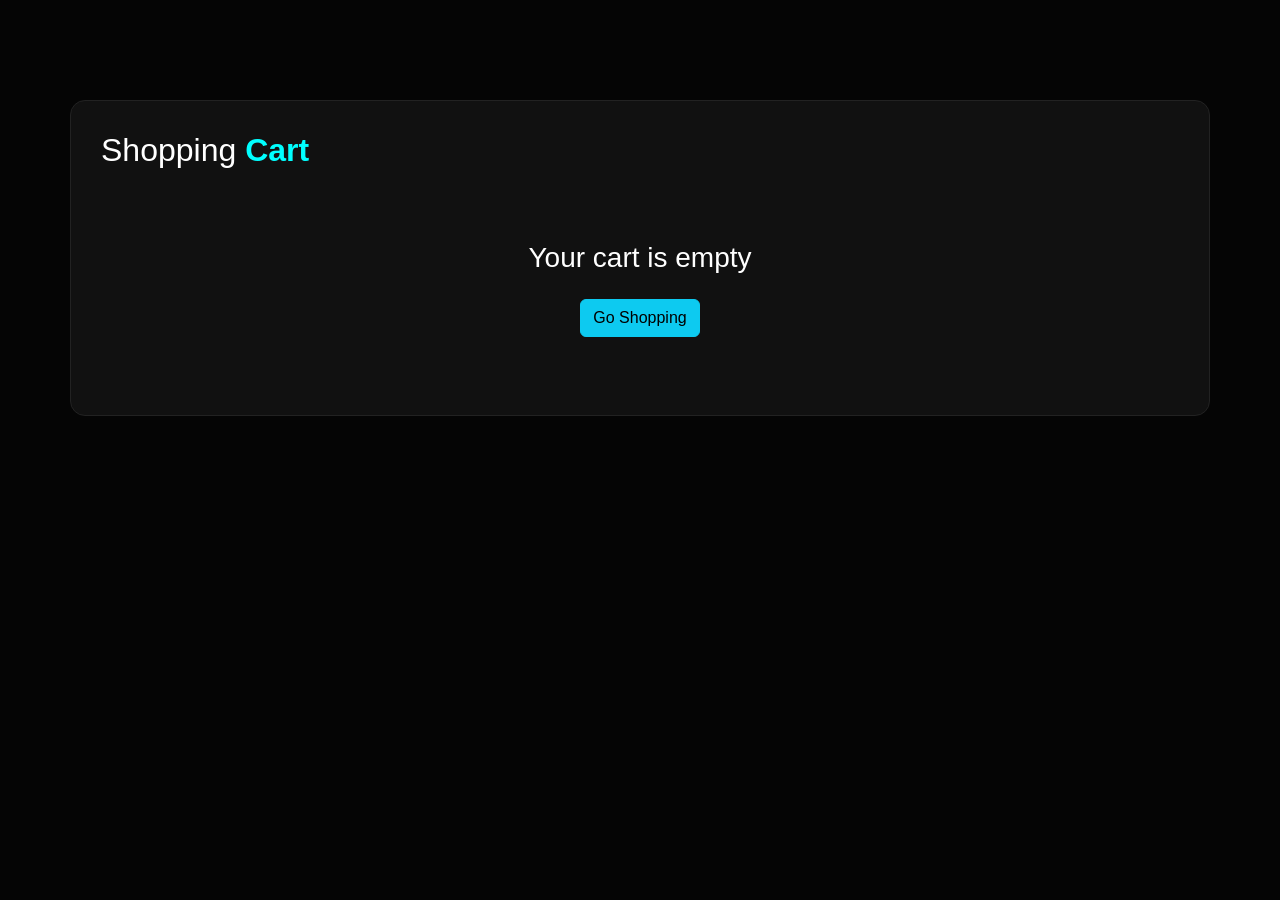
<file: cart.html>
<!DOCTYPE html>
<html lang="en">

<head>
    <meta charset="UTF-8">
    <meta name="viewport" content="width=device-width, initial-scale=1.0">
    <title>Your Cart - COSY AC</title>
    <link href="https://cdn.jsdelivr.net/npm/bootstrap@5.3.0/dist/css/bootstrap.min.css" rel="stylesheet">
    <style>
        body {
            background-color: #050505;
            color: white;
            font-family: 'Segoe UI', sans-serif;
        }

        .cart-container {
            margin-top: 100px;
            background: #111;
            padding: 30px;
            border-radius: 15px;
            border: 1px solid #222;
        }

        .table {
            color: white;
            border-color: #333;
        }

        .brand-cyan {
            color: #00ffff;
            font-weight: bold;
        }
    </style>
</head>

<body>

    <div class="container cart-container">
        <h2 class="mb-4">Shopping <span class="brand-cyan">Cart</span></h2>

        <div id="cart-content">
            <!-- Ye table hamesha yahan honi chahiye -->
            <table class="table table-dark table-hover">
                <thead>
                    <tr>
                        <th>Product</th>
                        <th>Price</th>
                        <th>Quantity</th>
                        <th>Action</th>
                    </tr>
                </thead>
                <tbody id="cart-table-body">
                    <!-- Products yahan render honge -->
                </tbody>
            </table>

            <div id="cart-summary" class="d-flex justify-content-between align-items-center mt-4">
                <h4>Total: PKR <span id="cart-page-total">0</span></h4>
                <div>
                    <a href="index.html" class="btn btn-outline-light me-2">Back to Shop</a>
                    <button class="btn btn-info" onclick="processPurchase()">Checkout Now</button>
                </div>
            </div>
        </div>
        <!-- Empty message ke liye ek alag container -->
        <div id="empty-msg" class="text-center py-5 d-none">
            <h3 class="text-white">Your cart is empty</h3>
            <a href="index.html" class="btn btn-info mt-3">Go Shopping</a>
        </div>
    </div>

    <!-- Link your app.js here -->
    <script src="js/app.js"></script>
</body>

</html>
</file>
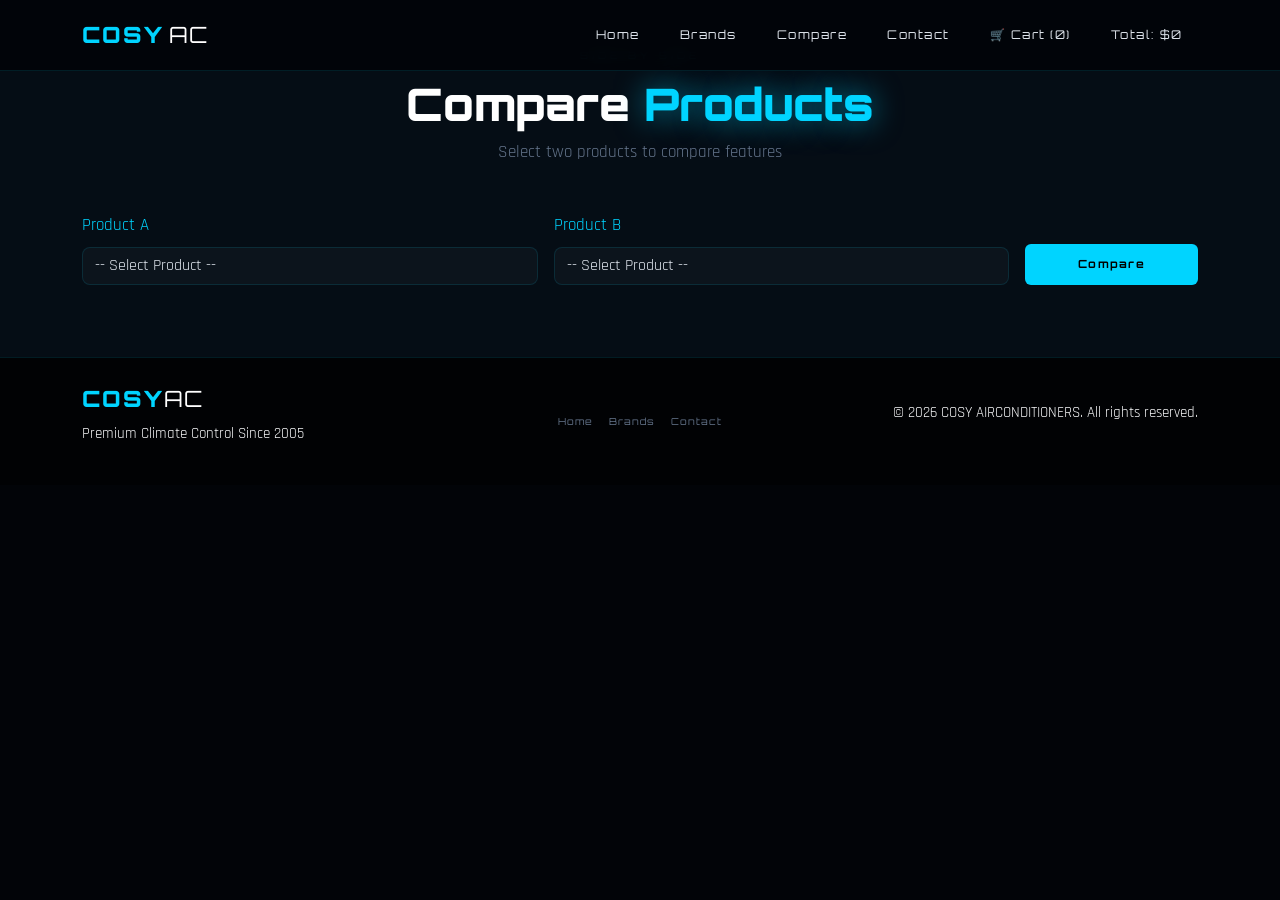
<file: compare.html>
<!DOCTYPE html>
<html lang="en">

<head>
  <meta charset="UTF-8" />
  <meta name="viewport" content="width=device-width, initial-scale=1.0" />
  <title>COSY AIRCONDITIONERS — Premium Climate Control</title>

  <!-- Bootstrap 5 -->
  <link href="https://cdn.jsdelivr.net/npm/bootstrap@5.3.2/dist/css/bootstrap.min.css" rel="stylesheet" />
  <!-- Google Fonts -->
  <link
    href="https://fonts.googleapis.com/css2?family=Orbitron:wght@400;700;900&family=Rajdhani:wght@300;400;600&display=swap"
    rel="stylesheet" />
  <!-- Bootstrap Icons -->
  <link href="https://cdn.jsdelivr.net/npm/bootstrap-icons@1.11.0/font/bootstrap-icons.css" rel="stylesheet" />

  <link rel="stylesheet" href="css/style.css" />
</head>

<body>

  <!-- ========== NAVBAR ========== -->
  <nav class="navbar navbar-expand-lg fixed-top" id="mainNav">
    <div class="container">
      <a class="navbar-brand" href="#">
        <span class="brand-cosy">COSY</span>
        <span class="brand-ac">AC</span>
      </a>
      <button class="navbar-toggler" type="button" data-bs-toggle="collapse" data-bs-target="#navMenu">
        <i class="bi bi-grid-3x3-gap-fill text-cyan"></i>
      </button>
      <div class="collapse navbar-collapse" id="navMenu">
        <ul class="navbar-nav ms-auto gap-2">
          <li class="nav-item"><a class="nav-link" href="Home.html">Home</a></li>
          <li class="nav-item"><a class="nav-link" href="brand.html">Brands</a></li>
          <!-- <li class="nav-item"><a class="nav-link" href="#products">Products</a></li> -->
          <li class="nav-item"><a class="nav-link" href="compare.html">Compare</a></li>
          <li class="nav-item"><a class="nav-link" href="Contact.html">Contact</a></li>
          <li class="nav-item">
            <a class="nav-link" href="cart.html">🛒 Cart (<span id="cart-count">0</span>)</a>
          </li>
          <li class="nav-item">
            <a class="nav-link" href="#">Total: $<span id="total">0</span></a>
          </li>
        </ul>
      </div>
    </div>
  </nav>

 <!-- ========== COMPARE ========== -->
  <section id="compare" class="section-dark py-5">
    <div class="container">
      <div class="section-header text-center mb-5">
        <p class="section-label">SIDE BY SIDE</p>
        <h2 class="section-title">Compare <span class="glow-text">Products</span></h2>
        <p class="section-sub">Select two products to compare features</p>
      </div>

      <div class="row g-3 mb-4 justify-content-center">
        <div class="col-md-5">
          <label class="form-label text-cyan">Product A</label>
          <select class="form-select select-glow" id="compareA">
            <option value="">-- Select Product --</option>
            <option value="samsung-windfree">Samsung WindFree Elite</option>
            <option value="samsung-classic">Samsung Wind-Free Classic</option>
            <option value="lg-dual">LG Dual Inverter Pro</option>
            <option value="daikin-streamer">Daikin Streamer X-Series</option>
            <option value="whirlpool-magicool">Whirlpool Magicool Pro</option>
            <option value="haier-cleancool">Haier CleanCool Ultra</option>
            <option value="gree-fairy">Gree Fairy Series</option>
          </select>
        </div>
        <div class="col-md-5">
          <label class="form-label text-cyan">Product B</label>
          <select class="form-select select-glow" id="compareB">
            <option value="">-- Select Product --</option>
            <option value="samsung-windfree">Samsung WindFree Elite</option>
            <option value="samsung-classic">Samsung Wind-Free Classic</option>
            <option value="lg-dual">LG Dual Inverter Pro</option>
            <option value="daikin-streamer">Daikin Streamer X-Series</option>
            <option value="whirlpool-magicool">Whirlpool Magicool Pro</option>
            <option value="haier-cleancool">Haier CleanCool Ultra</option>
            <option value="gree-fairy">Gree Fairy Series</option>
          </select>
        </div>
        <div class="col-md-2 d-flex align-items-end">
          <button class="btn btn-glow w-100" onclick="compareProducts()">Compare</button>
        </div>
      </div>

      <div id="compareResult" class="d-none">
        <div class="compare-table-wrap">
          <table class="table compare-table">
            <thead>
              <tr>
                <th>Feature</th>
                <th id="colA">Product A</th>
                <th id="colB">Product B</th>
              </tr>
            </thead>
            <tbody id="compareBody"></tbody>
          </table>
        </div>
      </div>
    </div>
  </section>




  <!-- ========== FOOTER ========== -->
  <footer class="footer-section">
    <div class="container py-4">
      <div class="row align-items-center">
        <div class="col-md-4">
          <span class="brand-cosy">COSY</span><span class="brand-ac">AC</span>
          <p class="mt-2 text-light small">Premium Climate Control Since 2005</p>
        </div>
        <div class="col-md-4 text-center">
          <div class="d-flex justify-content-center gap-3">
            <a href="#home" class="footer-link">Home</a>
            <a href="#brands" class="footer-link">Brands</a>
            <!-- <a href="#products" class="footer-link">Products</a> -->
            <a href="#contact" class="footer-link">Contact</a>
          </div>
        </div>
        <div class="col-md-4 text-end">
          <p class="text-light small">&copy; 2026 COSY AIRCONDITIONERS. All rights reserved.</p>
        </div>
      </div>
    </div>
  </footer>

  <!-- Bootstrap JS -->
  <script src="https://cdn.jsdelivr.net/npm/bootstrap@5.3.2/dist/js/bootstrap.bundle.min.js"></script>
  <script src="js/app.js"></script>
</body>

</html>
</file>
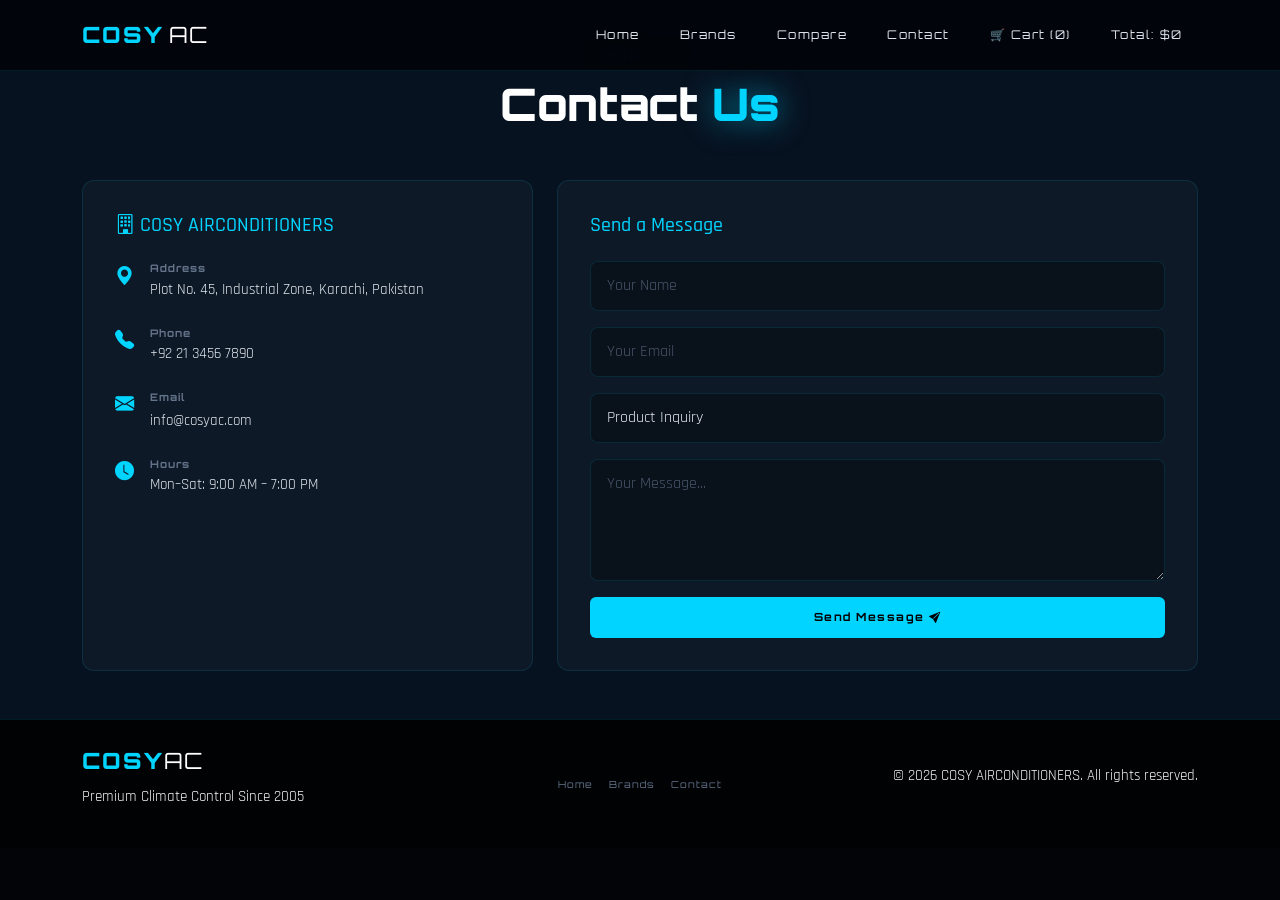
<file: Contact.html>
<!DOCTYPE html>
<html lang="en">

<head>
    <meta charset="UTF-8">
    <meta name="viewport" content="width=device-width, initial-scale=1.0">
    <title>Contact</title>
    <!-- Bootstrap 5 -->
    <link href="https://cdn.jsdelivr.net/npm/bootstrap@5.3.2/dist/css/bootstrap.min.css" rel="stylesheet" />
    <!-- Google Fonts -->
    <link
        href="https://fonts.googleapis.com/css2?family=Orbitron:wght@400;700;900&family=Rajdhani:wght@300;400;600&display=swap"
        rel="stylesheet" />
    <!-- Bootstrap Icons -->
    <link href="https://cdn.jsdelivr.net/npm/bootstrap-icons@1.11.0/font/bootstrap-icons.css" rel="stylesheet" />

    <link rel="stylesheet" href="css/style.css" />
</head>

<body>
 <!-- ========== NAVBAR ========== -->
  <nav class="navbar navbar-expand-lg fixed-top" id="mainNav">
    <div class="container">
      <a class="navbar-brand" href="#">
        <span class="brand-cosy">COSY</span>
        <span class="brand-ac">AC</span>
      </a>
      <button class="navbar-toggler" type="button" data-bs-toggle="collapse" data-bs-target="#navMenu">
        <i class="bi bi-grid-3x3-gap-fill text-cyan"></i>
      </button>
      <div class="collapse navbar-collapse" id="navMenu">
        <ul class="navbar-nav ms-auto gap-2">
          <li class="nav-item"><a class="nav-link" href="Home.html">Home</a></li>
          <li class="nav-item"><a class="nav-link" href="brand.html">Brands</a></li>
          <!-- <li class="nav-item"><a class="nav-link" href="#products">Products</a></li> -->
          <li class="nav-item"><a class="nav-link" href="compare.html">Compare</a></li>
          <li class="nav-item"><a class="nav-link" href="Contact.html">Contact</a></li>
          <li class="nav-item">
            <a class="nav-link" href="cart.html">🛒 Cart (<span id="cart-count">0</span>)</a>
          </li>
          <li class="nav-item">
            <a class="nav-link" href="#">Total: $<span id="total">0</span></a>
          </li>
          <!-- <li class="nav-item"><a class="nav-link" href="#">🛒 Cart Items</a></li>
          <span></span>
             <ul id="cart" class="list-group mb-3"></ul>
          <li class="nav-item"><a class="nav-link" href="#"> Total: $<span id="total">0</span></a></li> -->
        </ul>
      </div>
    </div>
  </nav>
    <!-- ========== CONTACT ========== -->
    <section id="contact" class="section-darker py-5">
        <div class="container">
            <div class="section-header text-center mb-5">
                <p class="section-label">REACH US</p>
                <h2 class="section-title">Contact <span class="glow-text">Us</span></h2>
            </div>
            <div class="row g-4">
                <div class="col-lg-5">
                    <div class="contact-info-card">
                        <h5 class="text-cyan mb-4"><i class="bi bi-building"></i> COSY AIRCONDITIONERS</h5>
                        <div class="contact-item">
                            <i class="bi bi-geo-alt-fill"></i>
                            <div>
                                <strong>Address</strong>
                                <p>Plot No. 45, Industrial Zone, Karachi, Pakistan</p>
                            </div>
                        </div>
                        <div class="contact-item">
                            <i class="bi bi-telephone-fill"></i>
                            <div>
                                <strong>Phone</strong>
                                <p>+92 21 3456 7890</p>
                            </div>
                        </div>
                        <div class="contact-item">
                            <i class="bi bi-envelope-fill"></i>
                            <div>
                                <strong>Email</strong>
                                <a href="mailto:info@cosyac.com">info@cosyac.com</a>
                            </div>
                        </div>
                        <div class="contact-item">
                            <i class="bi bi-clock-fill"></i>
                            <div>
                                <strong>Hours</strong>
                                <p>Mon–Sat: 9:00 AM – 7:00 PM</p>
                            </div>
                        </div>
                    </div>
                </div>
                <div class="col-lg-7">
                    <div class="contact-form-card">
                        <h5 class="text-cyan mb-4">Send a Message</h5>
                        <div class="mb-3">
                            <input type="text" class="form-control input-glow" placeholder="Your Name" />
                        </div>
                        <div class="mb-3">
                            <input type="email" class="form-control input-glow" placeholder="Your Email" />
                        </div>
                        <div class="mb-3">
                            <select class="form-select input-glow">
                                <option>Product Inquiry</option>
                                <option>After-Sales Service</option>
                                <option>Installation Request</option>
                                <option>Other</option>
                            </select>
                        </div>
                        <div class="mb-3">
                            <textarea class="form-control input-glow" rows="4" placeholder="Your Message..."></textarea>
                        </div>
                        <button class="btn btn-glow w-100" onclick="sendMsg()">Send Message <i
                                class="bi bi-send-fill"></i></button>
                        <div id="msgSuccess" class="alert-glow d-none mt-3">
                            <i class="bi bi-check-circle-fill"></i> Message sent! We'll reply within 24 hours.
                        </div>
                    </div>
                </div>
            </div>
        </div>
    </section>
    <!-- ========== FOOTER ========== -->
    <footer class="footer-section">
        <div class="container py-4">
            <div class="row align-items-center">
                <div class="col-md-4">
                    <span class="brand-cosy">COSY</span><span class="brand-ac">AC</span>
                    <p class="mt-2 text-light small">Premium Climate Control Since 2005</p>
                </div>
                <div class="col-md-4 text-center">
                    <div class="d-flex justify-content-center gap-3">
                        <a href="#home" class="footer-link">Home</a>
                        <a href="#brands" class="footer-link">Brands</a>
                        <!-- <a href="#products" class="footer-link">Products</a> -->
                        <a href="#contact" class="footer-link">Contact</a>
                    </div>
                </div>
                <div class="col-md-4 text-end">
                    <p class="text-light small">&copy; 2026 COSY AIRCONDITIONERS. All rights reserved.</p>
                </div>
            </div>
        </div>
    </footer>

    <!-- Bootstrap JS -->
    <script src="https://cdn.jsdelivr.net/npm/bootstrap@5.3.2/dist/js/bootstrap.bundle.min.js"></script>
    <script src="js/app.js"></script>
</body>

</html>
</file>
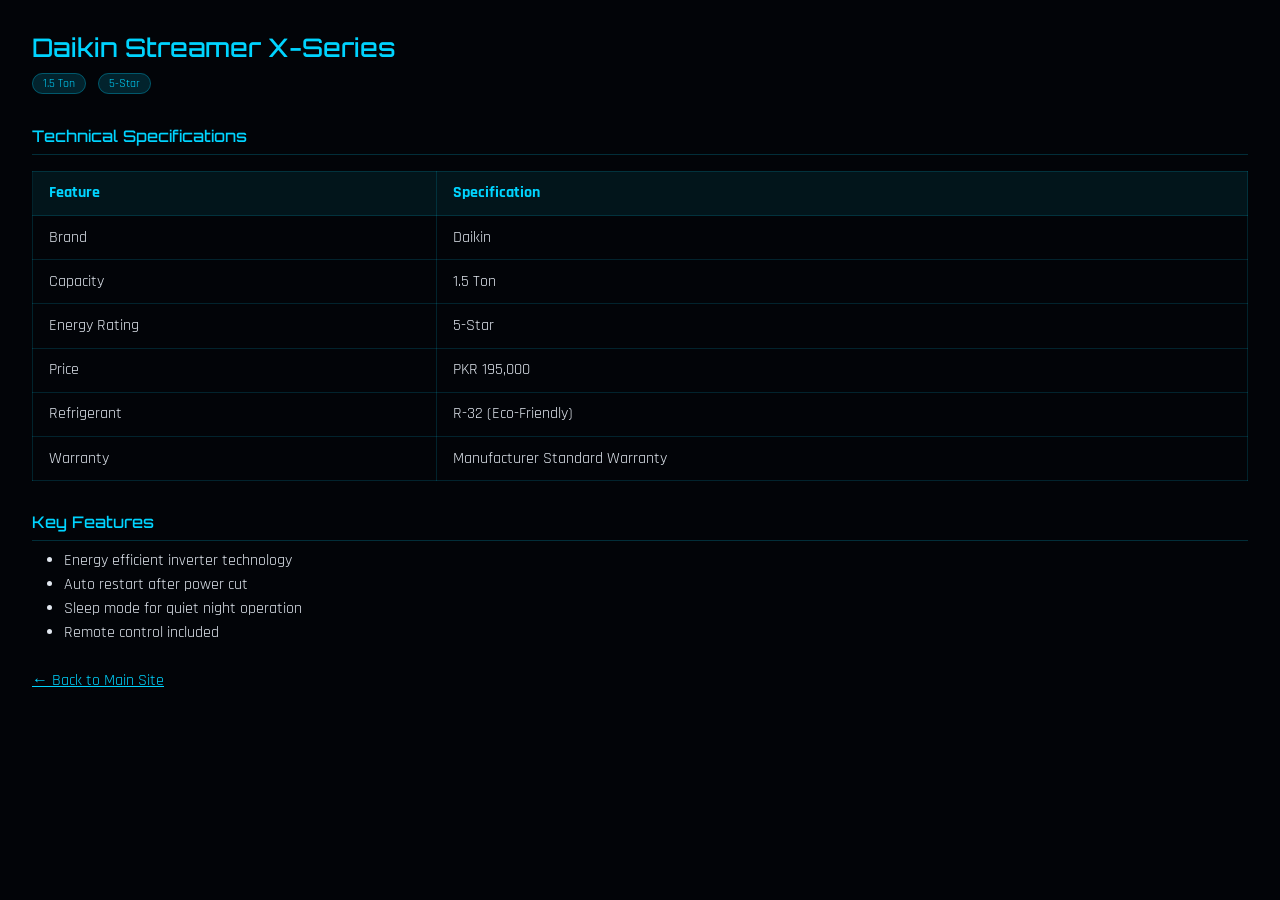
<file: docs/daikin-streamer.html>
<!DOCTYPE html>
<html lang="en">
<head>
  <meta charset="UTF-8"/>
  <title>Daikin Streamer X-Series Details</title>
  <link href="https://cdn.jsdelivr.net/npm/bootstrap@5.3.2/dist/css/bootstrap.min.css" rel="stylesheet"/>
  <link href="https://fonts.googleapis.com/css2?family=Orbitron:wght@700&family=Rajdhani&display=swap" rel="stylesheet"/>
  <style>
    body{background:#020408;color:#e2e8f0;font-family:Rajdhani,sans-serif;padding:2rem;}
    h1{font-family:Orbitron,monospace;color:#00d4ff;font-size:1.6rem;}
    h2{font-family:Orbitron,monospace;color:#00d4ff;font-size:1rem;margin-top:2rem;border-bottom:1px solid rgba(0,212,255,.2);padding-bottom:.5rem;}
    table{width:100%;border-collapse:collapse;margin-top:1rem;}
    td,th{border:1px solid rgba(0,212,255,.15);padding:.6rem 1rem;}
    th{background:rgba(0,212,255,.08);color:#00d4ff;}
    .bc{background:rgba(0,212,255,.15);color:#00d4ff;border:1px solid rgba(0,212,255,.3);border-radius:20px;padding:2px 10px;font-size:.75rem;}
  </style>
</head>
<body>
  <h1>Daikin Streamer X-Series</h1>
  <p class="mt-2"><span class="bc">1.5 Ton</span> &nbsp; <span class="bc">5-Star</span></p>
  <h2>Technical Specifications</h2>
  <table>
    <tr><th>Feature</th><th>Specification</th></tr>
    <tr><td>Brand</td><td>Daikin</td></tr>
    <tr><td>Capacity</td><td>1.5 Ton</td></tr>
    <tr><td>Energy Rating</td><td>5-Star</td></tr>
    <tr><td>Price</td><td>PKR 195,000</td></tr>
    <tr><td>Refrigerant</td><td>R-32 (Eco-Friendly)</td></tr>
    <tr><td>Warranty</td><td>Manufacturer Standard Warranty</td></tr>
  </table>
  <h2>Key Features</h2>
  <ul>
    <li>Energy efficient inverter technology</li>
    <li>Auto restart after power cut</li>
    <li>Sleep mode for quiet night operation</li>
    <li>Remote control included</li>
  </ul>
  <p class="mt-4"><a href="../index.html" style="color:#00d4ff">&#8592; Back to Main Site</a></p>
</body>
</html>
</file>
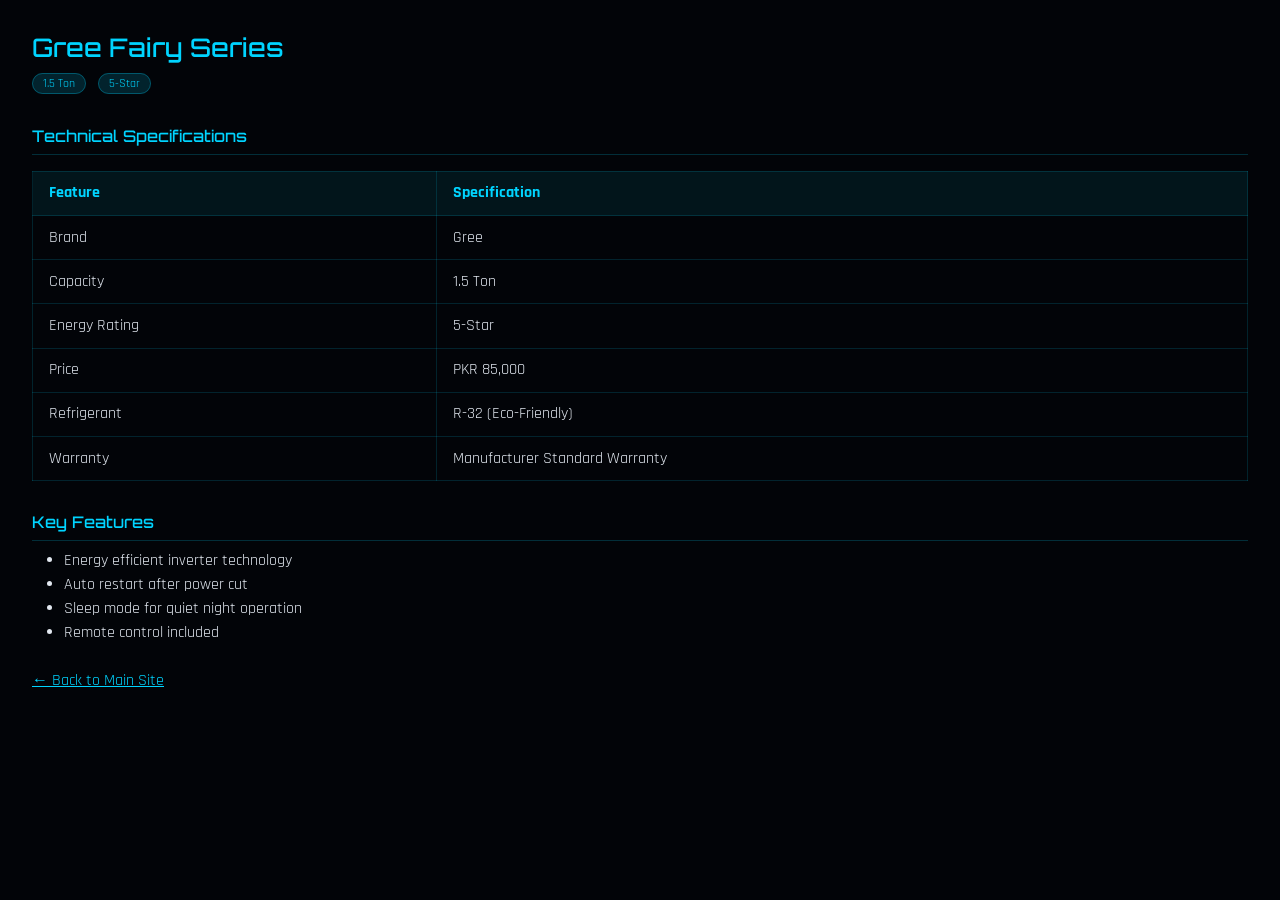
<file: docs/gree-fairy.html>
<!DOCTYPE html>
<html lang="en">
<head>
  <meta charset="UTF-8"/>
  <title>Gree Fairy Series Details</title>
  <link href="https://cdn.jsdelivr.net/npm/bootstrap@5.3.2/dist/css/bootstrap.min.css" rel="stylesheet"/>
  <link href="https://fonts.googleapis.com/css2?family=Orbitron:wght@700&family=Rajdhani&display=swap" rel="stylesheet"/>
  <style>
    body{background:#020408;color:#e2e8f0;font-family:Rajdhani,sans-serif;padding:2rem;}
    h1{font-family:Orbitron,monospace;color:#00d4ff;font-size:1.6rem;}
    h2{font-family:Orbitron,monospace;color:#00d4ff;font-size:1rem;margin-top:2rem;border-bottom:1px solid rgba(0,212,255,.2);padding-bottom:.5rem;}
    table{width:100%;border-collapse:collapse;margin-top:1rem;}
    td,th{border:1px solid rgba(0,212,255,.15);padding:.6rem 1rem;}
    th{background:rgba(0,212,255,.08);color:#00d4ff;}
    .bc{background:rgba(0,212,255,.15);color:#00d4ff;border:1px solid rgba(0,212,255,.3);border-radius:20px;padding:2px 10px;font-size:.75rem;}
  </style>
</head>
<body>
  <h1>Gree Fairy Series</h1>
  <p class="mt-2"><span class="bc">1.5 Ton</span> &nbsp; <span class="bc">5-Star</span></p>
  <h2>Technical Specifications</h2>
  <table>
    <tr><th>Feature</th><th>Specification</th></tr>
    <tr><td>Brand</td><td>Gree</td></tr>
    <tr><td>Capacity</td><td>1.5 Ton</td></tr>
    <tr><td>Energy Rating</td><td>5-Star</td></tr>
    <tr><td>Price</td><td>PKR 85,000</td></tr>
    <tr><td>Refrigerant</td><td>R-32 (Eco-Friendly)</td></tr>
    <tr><td>Warranty</td><td>Manufacturer Standard Warranty</td></tr>
  </table>
  <h2>Key Features</h2>
  <ul>
    <li>Energy efficient inverter technology</li>
    <li>Auto restart after power cut</li>
    <li>Sleep mode for quiet night operation</li>
    <li>Remote control included</li>
  </ul>
  <p class="mt-4"><a href="../index.html" style="color:#00d4ff">&#8592; Back to Main Site</a></p>
</body>
</html>
</file>
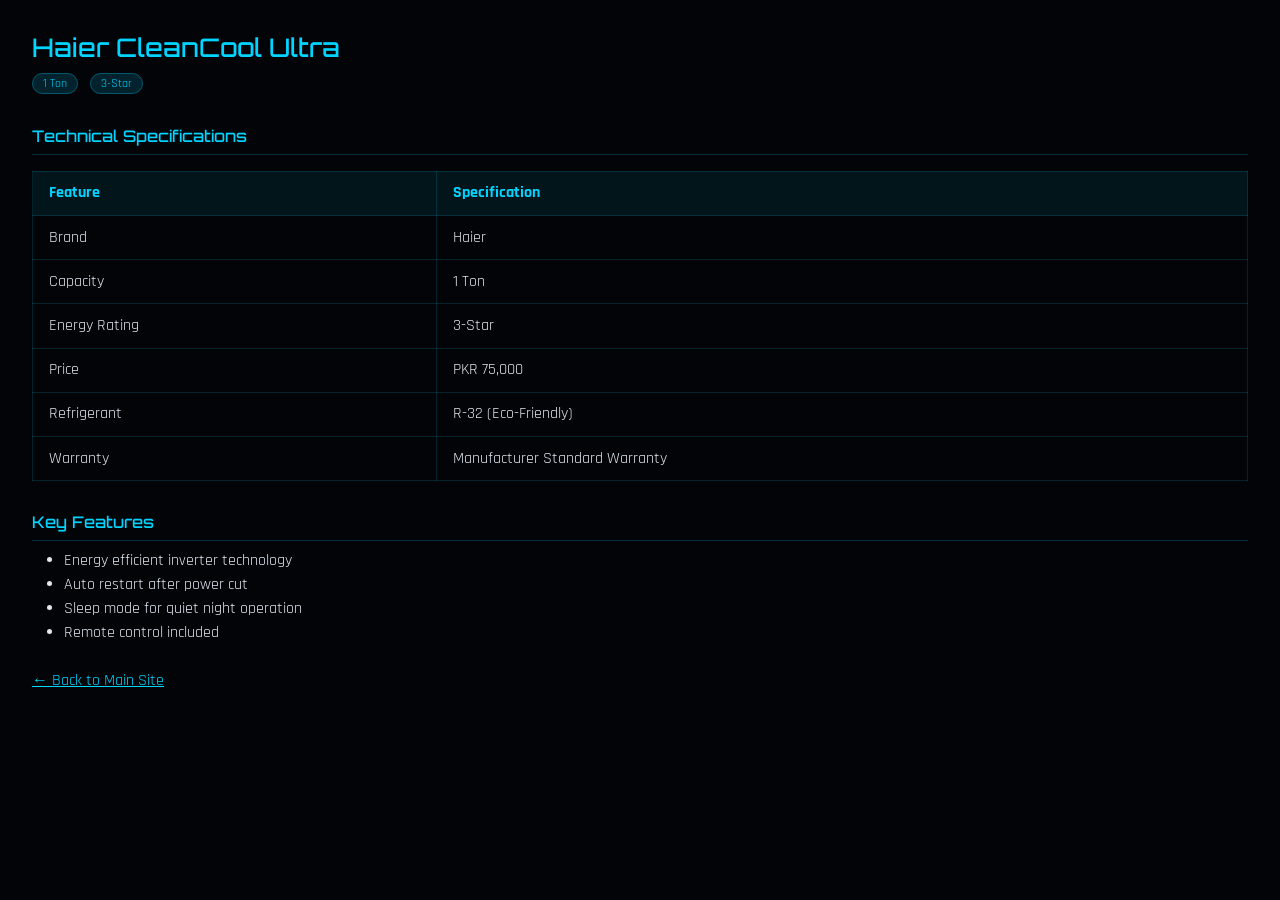
<file: docs/haier-cleancool.html>
<!DOCTYPE html>
<html lang="en">
<head>
  <meta charset="UTF-8"/>
  <title>Haier CleanCool Ultra Details</title>
  <link href="https://cdn.jsdelivr.net/npm/bootstrap@5.3.2/dist/css/bootstrap.min.css" rel="stylesheet"/>
  <link href="https://fonts.googleapis.com/css2?family=Orbitron:wght@700&family=Rajdhani&display=swap" rel="stylesheet"/>
  <style>
    body{background:#020408;color:#e2e8f0;font-family:Rajdhani,sans-serif;padding:2rem;}
    h1{font-family:Orbitron,monospace;color:#00d4ff;font-size:1.6rem;}
    h2{font-family:Orbitron,monospace;color:#00d4ff;font-size:1rem;margin-top:2rem;border-bottom:1px solid rgba(0,212,255,.2);padding-bottom:.5rem;}
    table{width:100%;border-collapse:collapse;margin-top:1rem;}
    td,th{border:1px solid rgba(0,212,255,.15);padding:.6rem 1rem;}
    th{background:rgba(0,212,255,.08);color:#00d4ff;}
    .bc{background:rgba(0,212,255,.15);color:#00d4ff;border:1px solid rgba(0,212,255,.3);border-radius:20px;padding:2px 10px;font-size:.75rem;}
  </style>
</head>
<body>
  <h1>Haier CleanCool Ultra</h1>
  <p class="mt-2"><span class="bc">1 Ton</span> &nbsp; <span class="bc">3-Star</span></p>
  <h2>Technical Specifications</h2>
  <table>
    <tr><th>Feature</th><th>Specification</th></tr>
    <tr><td>Brand</td><td>Haier</td></tr>
    <tr><td>Capacity</td><td>1 Ton</td></tr>
    <tr><td>Energy Rating</td><td>3-Star</td></tr>
    <tr><td>Price</td><td>PKR 75,000</td></tr>
    <tr><td>Refrigerant</td><td>R-32 (Eco-Friendly)</td></tr>
    <tr><td>Warranty</td><td>Manufacturer Standard Warranty</td></tr>
  </table>
  <h2>Key Features</h2>
  <ul>
    <li>Energy efficient inverter technology</li>
    <li>Auto restart after power cut</li>
    <li>Sleep mode for quiet night operation</li>
    <li>Remote control included</li>
  </ul>
  <p class="mt-4"><a href="../index.html" style="color:#00d4ff">&#8592; Back to Main Site</a></p>
</body>
</html>
</file>
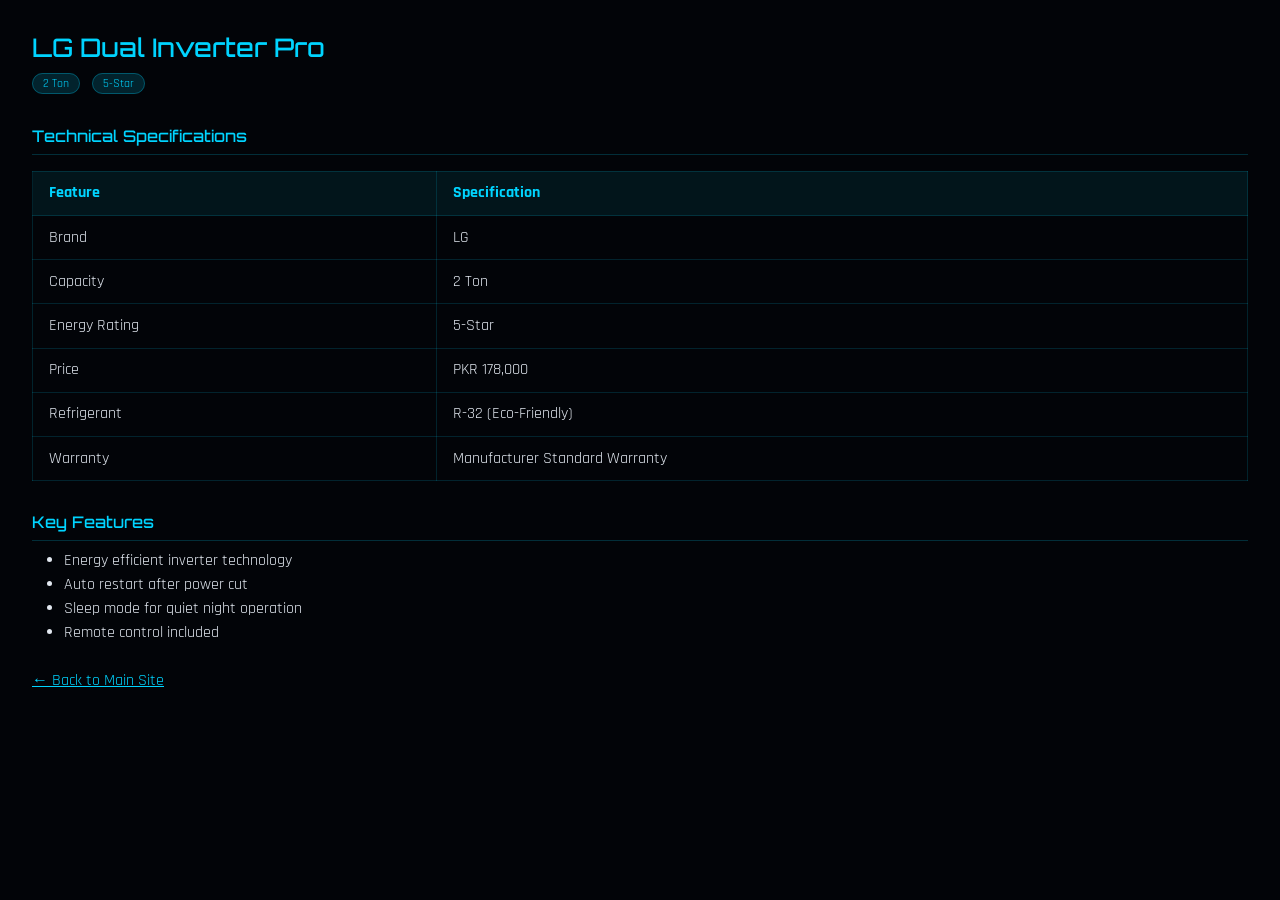
<file: docs/lg-dual-inverter-pro.html>
<!DOCTYPE html>
<html lang="en">
<head>
  <meta charset="UTF-8"/>
  <title>LG Dual Inverter Pro Details</title>
  <link href="https://cdn.jsdelivr.net/npm/bootstrap@5.3.2/dist/css/bootstrap.min.css" rel="stylesheet"/>
  <link href="https://fonts.googleapis.com/css2?family=Orbitron:wght@700&family=Rajdhani&display=swap" rel="stylesheet"/>
  <style>
    body{background:#020408;color:#e2e8f0;font-family:Rajdhani,sans-serif;padding:2rem;}
    h1{font-family:Orbitron,monospace;color:#00d4ff;font-size:1.6rem;}
    h2{font-family:Orbitron,monospace;color:#00d4ff;font-size:1rem;margin-top:2rem;border-bottom:1px solid rgba(0,212,255,.2);padding-bottom:.5rem;}
    table{width:100%;border-collapse:collapse;margin-top:1rem;}
    td,th{border:1px solid rgba(0,212,255,.15);padding:.6rem 1rem;}
    th{background:rgba(0,212,255,.08);color:#00d4ff;}
    .bc{background:rgba(0,212,255,.15);color:#00d4ff;border:1px solid rgba(0,212,255,.3);border-radius:20px;padding:2px 10px;font-size:.75rem;}
  </style>
</head>
<body>
  <h1>LG Dual Inverter Pro</h1>
  <p class="mt-2"><span class="bc">2 Ton</span> &nbsp; <span class="bc">5-Star</span></p>
  <h2>Technical Specifications</h2>
  <table>
    <tr><th>Feature</th><th>Specification</th></tr>
    <tr><td>Brand</td><td>LG</td></tr>
    <tr><td>Capacity</td><td>2 Ton</td></tr>
    <tr><td>Energy Rating</td><td>5-Star</td></tr>
    <tr><td>Price</td><td>PKR 178,000</td></tr>
    <tr><td>Refrigerant</td><td>R-32 (Eco-Friendly)</td></tr>
    <tr><td>Warranty</td><td>Manufacturer Standard Warranty</td></tr>
  </table>
  <h2>Key Features</h2>
  <ul>
    <li>Energy efficient inverter technology</li>
    <li>Auto restart after power cut</li>
    <li>Sleep mode for quiet night operation</li>
    <li>Remote control included</li>
  </ul>
  <p class="mt-4"><a href="../index.html" style="color:#00d4ff">&#8592; Back to Main Site</a></p>
</body>
</html>
</file>
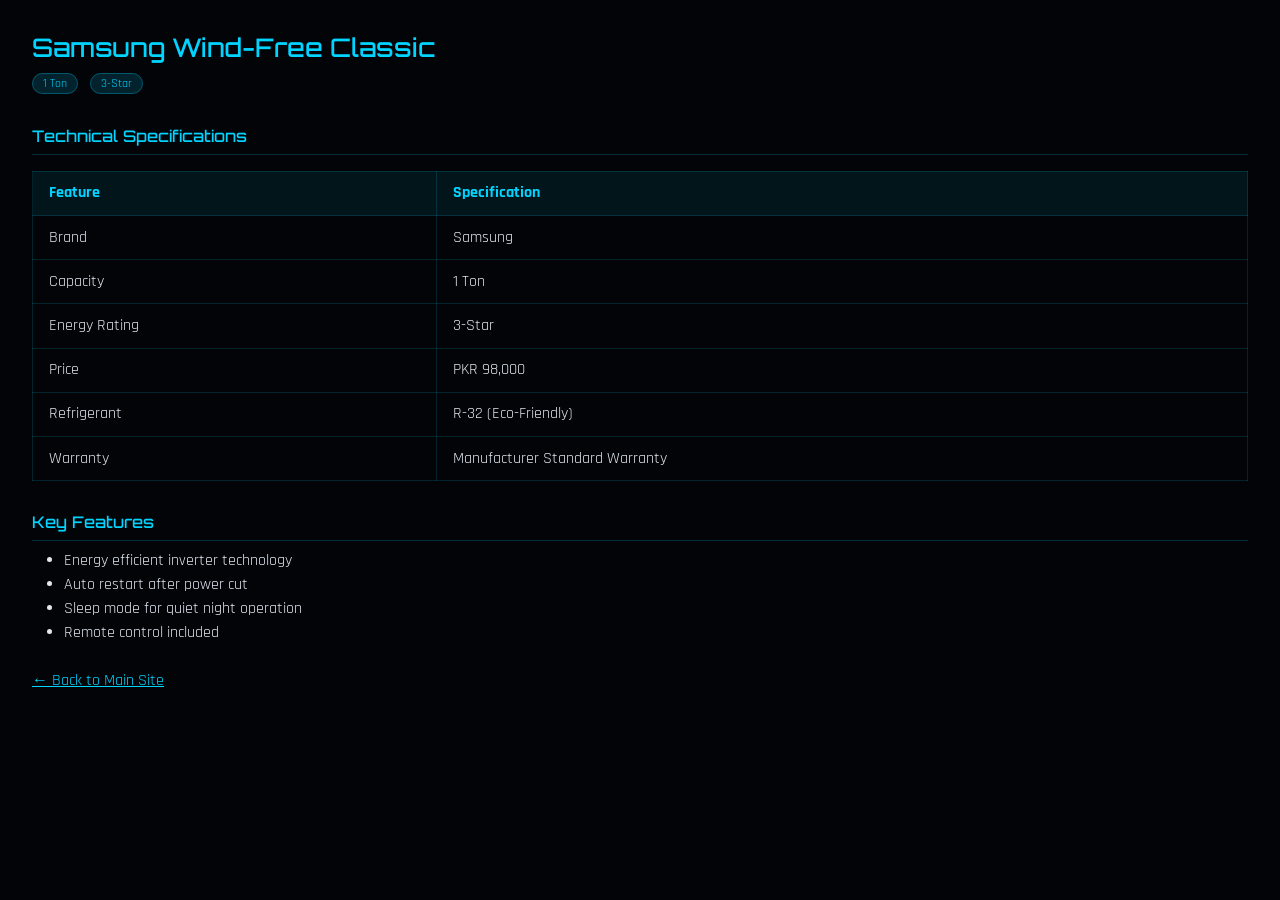
<file: docs/samsung-classic.html>
<!DOCTYPE html>
<html lang="en">
<head>
  <meta charset="UTF-8"/>
  <title>Samsung Wind-Free Classic Details</title>
  <link href="https://cdn.jsdelivr.net/npm/bootstrap@5.3.2/dist/css/bootstrap.min.css" rel="stylesheet"/>
  <link href="https://fonts.googleapis.com/css2?family=Orbitron:wght@700&family=Rajdhani&display=swap" rel="stylesheet"/>
  <style>
    body{background:#020408;color:#e2e8f0;font-family:Rajdhani,sans-serif;padding:2rem;}
    h1{font-family:Orbitron,monospace;color:#00d4ff;font-size:1.6rem;}
    h2{font-family:Orbitron,monospace;color:#00d4ff;font-size:1rem;margin-top:2rem;border-bottom:1px solid rgba(0,212,255,.2);padding-bottom:.5rem;}
    table{width:100%;border-collapse:collapse;margin-top:1rem;}
    td,th{border:1px solid rgba(0,212,255,.15);padding:.6rem 1rem;}
    th{background:rgba(0,212,255,.08);color:#00d4ff;}
    .bc{background:rgba(0,212,255,.15);color:#00d4ff;border:1px solid rgba(0,212,255,.3);border-radius:20px;padding:2px 10px;font-size:.75rem;}
  </style>
</head>
<body>
  <h1>Samsung Wind-Free Classic</h1>
  <p class="mt-2"><span class="bc">1 Ton</span> &nbsp; <span class="bc">3-Star</span></p>
  <h2>Technical Specifications</h2>
  <table>
    <tr><th>Feature</th><th>Specification</th></tr>
    <tr><td>Brand</td><td>Samsung</td></tr>
    <tr><td>Capacity</td><td>1 Ton</td></tr>
    <tr><td>Energy Rating</td><td>3-Star</td></tr>
    <tr><td>Price</td><td>PKR 98,000</td></tr>
    <tr><td>Refrigerant</td><td>R-32 (Eco-Friendly)</td></tr>
    <tr><td>Warranty</td><td>Manufacturer Standard Warranty</td></tr>
  </table>
  <h2>Key Features</h2>
  <ul>
    <li>Energy efficient inverter technology</li>
    <li>Auto restart after power cut</li>
    <li>Sleep mode for quiet night operation</li>
    <li>Remote control included</li>
  </ul>
  <p class="mt-4"><a href="../index.html" style="color:#00d4ff">&#8592; Back to Main Site</a></p>
</body>
</html>
</file>
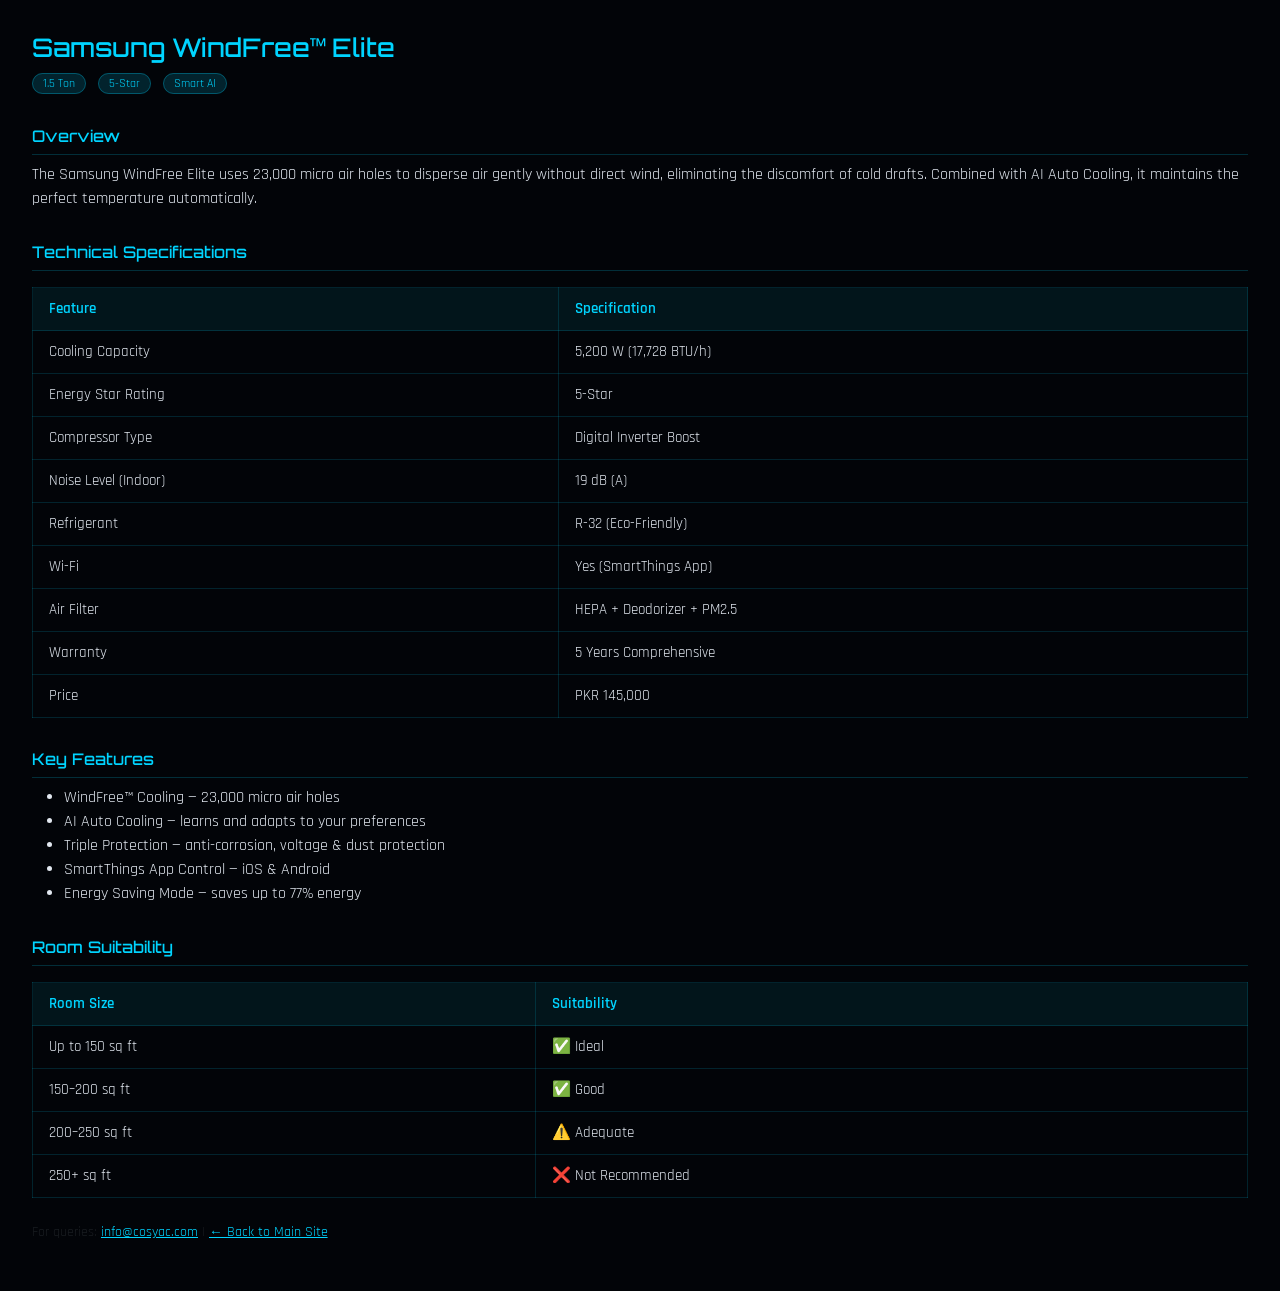
<file: docs/samsung-windfree-elite.html>
<!DOCTYPE html>
<html lang="en">
<head>
  <meta charset="UTF-8"/>
  <title>Samsung WindFree Elite — Product Details</title>
  <link href="https://cdn.jsdelivr.net/npm/bootstrap@5.3.2/dist/css/bootstrap.min.css" rel="stylesheet"/>
  <link href="https://fonts.googleapis.com/css2?family=Orbitron:wght@700&family=Rajdhani:wght@400;600&display=swap" rel="stylesheet"/>
  <style>
    body { background:#020408; color:#e2e8f0; font-family:'Rajdhani',sans-serif; padding:2rem; }
    h1,h2 { font-family:'Orbitron',monospace; }
    h1 { color:#00d4ff; font-size:1.6rem; }
    h2 { color:#00d4ff; font-size:1rem; margin-top:2rem; border-bottom:1px solid rgba(0,212,255,.2); padding-bottom:.5rem; }
    table { width:100%; border-collapse:collapse; margin-top:1rem; }
    td,th { border:1px solid rgba(0,212,255,.15); padding:.6rem 1rem; font-size:.95rem; }
    th { background:rgba(0,212,255,.08); color:#00d4ff; font-weight:600; }
    .badge-cyan { background:rgba(0,212,255,.15); color:#00d4ff; border:1px solid rgba(0,212,255,.3); border-radius:20px; padding:2px 10px; font-size:.75rem; }
  </style>
</head>
<body>
  <h1>Samsung WindFree™ Elite</h1>
  <p class="mt-2"><span class="badge-cyan">1.5 Ton</span> &nbsp; <span class="badge-cyan">5-Star</span> &nbsp; <span class="badge-cyan">Smart AI</span></p>

  <h2>Overview</h2>
  <p>The Samsung WindFree Elite uses 23,000 micro air holes to disperse air gently without direct wind, eliminating the discomfort of cold drafts. Combined with AI Auto Cooling, it maintains the perfect temperature automatically.</p>

  <h2>Technical Specifications</h2>
  <table>
    <tr><th>Feature</th><th>Specification</th></tr>
    <tr><td>Cooling Capacity</td><td>5,200 W (17,728 BTU/h)</td></tr>
    <tr><td>Energy Star Rating</td><td>5-Star</td></tr>
    <tr><td>Compressor Type</td><td>Digital Inverter Boost</td></tr>
    <tr><td>Noise Level (Indoor)</td><td>19 dB (A)</td></tr>
    <tr><td>Refrigerant</td><td>R-32 (Eco-Friendly)</td></tr>
    <tr><td>Wi-Fi</td><td>Yes (SmartThings App)</td></tr>
    <tr><td>Air Filter</td><td>HEPA + Deodorizer + PM2.5</td></tr>
    <tr><td>Warranty</td><td>5 Years Comprehensive</td></tr>
    <tr><td>Price</td><td>PKR 145,000</td></tr>
  </table>

  <h2>Key Features</h2>
  <ul>
    <li>WindFree™ Cooling — 23,000 micro air holes</li>
    <li>AI Auto Cooling — learns and adapts to your preferences</li>
    <li>Triple Protection — anti-corrosion, voltage & dust protection</li>
    <li>SmartThings App Control — iOS & Android</li>
    <li>Energy Saving Mode — saves up to 77% energy</li>
  </ul>

  <h2>Room Suitability</h2>
  <table>
    <tr><th>Room Size</th><th>Suitability</th></tr>
    <tr><td>Up to 150 sq ft</td><td>✅ Ideal</td></tr>
    <tr><td>150–200 sq ft</td><td>✅ Good</td></tr>
    <tr><td>200–250 sq ft</td><td>⚠️ Adequate</td></tr>
    <tr><td>250+ sq ft</td><td>❌ Not Recommended</td></tr>
  </table>

  <p class="mt-4 text-muted" style="font-size:.85rem;">
    For queries: <a href="mailto:info@cosyac.com" style="color:#00d4ff">info@cosyac.com</a> | 
    <a href="../index.html" style="color:#00d4ff">← Back to Main Site</a>
  </p>
</body>
</html>
</file>
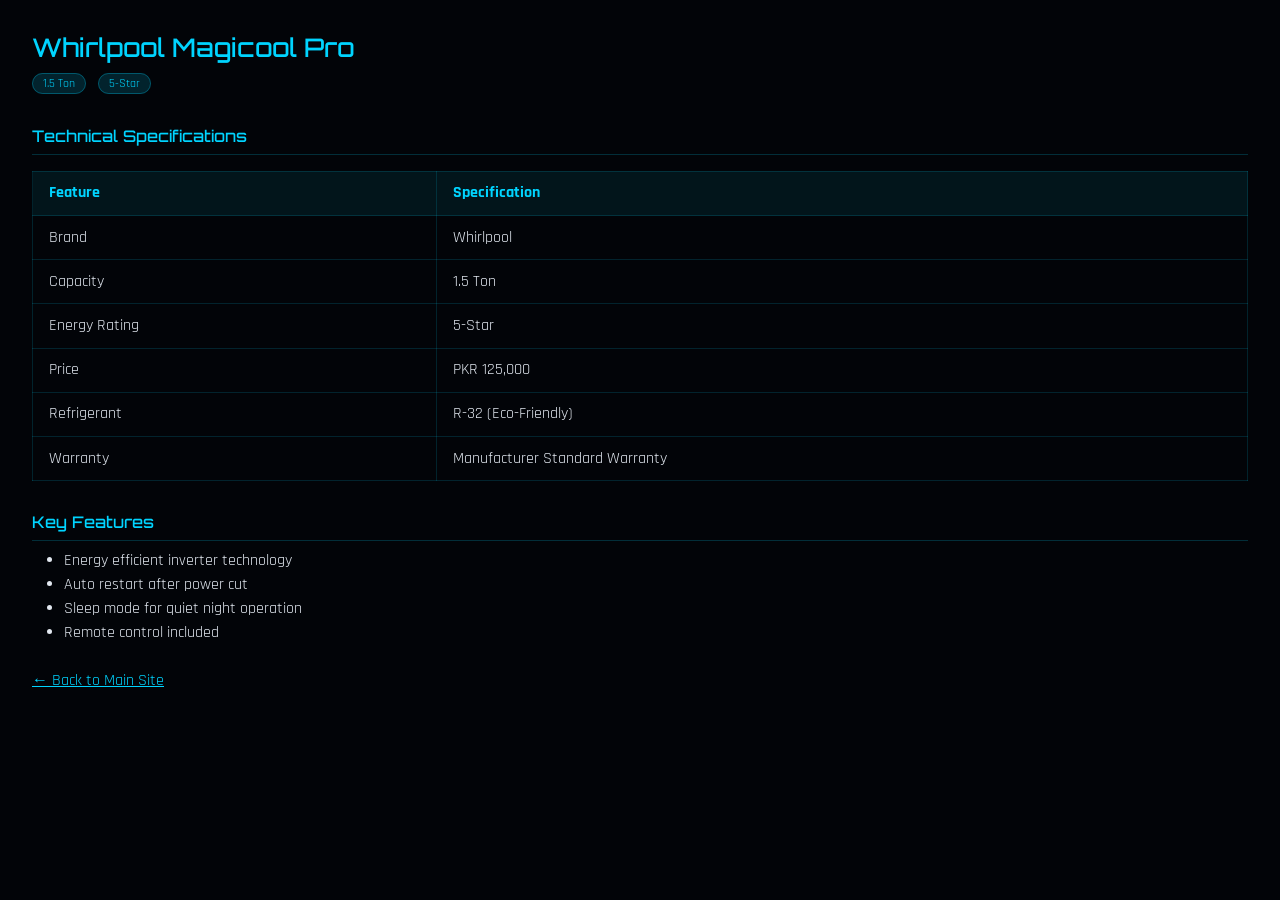
<file: docs/whirlpool-magicool.html>
<!DOCTYPE html>
<html lang="en">
<head>
  <meta charset="UTF-8"/>
  <title>Whirlpool Magicool Pro Details</title>
  <link href="https://cdn.jsdelivr.net/npm/bootstrap@5.3.2/dist/css/bootstrap.min.css" rel="stylesheet"/>
  <link href="https://fonts.googleapis.com/css2?family=Orbitron:wght@700&family=Rajdhani&display=swap" rel="stylesheet"/>
  <style>
    body{background:#020408;color:#e2e8f0;font-family:Rajdhani,sans-serif;padding:2rem;}
    h1{font-family:Orbitron,monospace;color:#00d4ff;font-size:1.6rem;}
    h2{font-family:Orbitron,monospace;color:#00d4ff;font-size:1rem;margin-top:2rem;border-bottom:1px solid rgba(0,212,255,.2);padding-bottom:.5rem;}
    table{width:100%;border-collapse:collapse;margin-top:1rem;}
    td,th{border:1px solid rgba(0,212,255,.15);padding:.6rem 1rem;}
    th{background:rgba(0,212,255,.08);color:#00d4ff;}
    .bc{background:rgba(0,212,255,.15);color:#00d4ff;border:1px solid rgba(0,212,255,.3);border-radius:20px;padding:2px 10px;font-size:.75rem;}
  </style>
</head>
<body>
  <h1>Whirlpool Magicool Pro</h1>
  <p class="mt-2"><span class="bc">1.5 Ton</span> &nbsp; <span class="bc">5-Star</span></p>
  <h2>Technical Specifications</h2>
  <table>
    <tr><th>Feature</th><th>Specification</th></tr>
    <tr><td>Brand</td><td>Whirlpool</td></tr>
    <tr><td>Capacity</td><td>1.5 Ton</td></tr>
    <tr><td>Energy Rating</td><td>5-Star</td></tr>
    <tr><td>Price</td><td>PKR 125,000</td></tr>
    <tr><td>Refrigerant</td><td>R-32 (Eco-Friendly)</td></tr>
    <tr><td>Warranty</td><td>Manufacturer Standard Warranty</td></tr>
  </table>
  <h2>Key Features</h2>
  <ul>
    <li>Energy efficient inverter technology</li>
    <li>Auto restart after power cut</li>
    <li>Sleep mode for quiet night operation</li>
    <li>Remote control included</li>
  </ul>
  <p class="mt-4"><a href="../index.html" style="color:#00d4ff">&#8592; Back to Main Site</a></p>
</body>
</html>
</file>
<file: css/style.css>
/* =============================================
   COSY AIRCONDITIONERS — Futuristic Dark Theme
   style.css
   ============================================= */

/* --- CSS Variables --- */
:root {
  --bg-darkest: #020408;
  --bg-dark: #050d15;
  --bg-mid: #071220;
  --cyan: #00d4ff;
  --cyan-dim: rgba(0, 212, 255, 0.15);
  --purple: #7c3aed;
  --gold: #f59e0b;
  --text: #e2e8f0;
  --text-muted: #64748b;
  --border: rgba(0, 212, 255, 0.12);
  --card-bg: rgba(255, 255, 255, 0.03);
  --glow-shadow: 0 0 20px rgba(0, 212, 255, 0.3);
  --font-display: 'Orbitron', monospace;
  --font-body: 'Rajdhani', sans-serif;
  --radius: 12px;
  --transition: all .3s ease;
}

/* --- Base --- */
*,
*::before,
*::after {
  box-sizing: border-box;
  margin: 0;
  padding: 0;
}

html {
  scroll-behavior: smooth;
}

body {
  background: var(--bg-darkest);
  color: var(--text);
  font-family: var(--font-body);
  font-size: 1.05rem;
  overflow-x: hidden;
}

/* --- Scrollbar --- */
::-webkit-scrollbar {
  width: 6px;
}

::-webkit-scrollbar-track {
  background: var(--bg-dark);
}

::-webkit-scrollbar-thumb {
  background: var(--cyan);
  border-radius: 3px;
}

/* ---- NAVBAR ---- */
#mainNav {
  background: rgba(2, 4, 8, 0.9);
  backdrop-filter: blur(12px);
  border-bottom: 1px solid var(--border);
  padding: .8rem 0;
  transition: var(--transition);
}

.brand-cosy {
  font-family: var(--font-display);
  font-size: 1.4rem;
  font-weight: 900;
  color: var(--cyan);
  letter-spacing: 2px;
}

.brand-ac {
  font-family: var(--font-display);
  font-size: 1.4rem;
  font-weight: 400;
  color: #fff;
  letter-spacing: 1px;
}

.nav-link {
  color: var(--text) !important;
  font-family: var(--font-display);
  font-size: .75rem;
  letter-spacing: 1.5px;
  padding: .5rem 1rem !important;
  border-radius: 6px;
  transition: var(--transition);
}

.nav-link:hover {
  color: var(--cyan) !important;
  background: var(--cyan-dim);
}

.text-cyan {
  color: var(--cyan) !important;
}

/* ---- HERO ---- */
.hero-section {
  min-height: 100vh;
  background: var(--bg-darkest);
  position: relative;
  overflow: hidden;
  display: flex;
  flex-direction: column;
  padding-top: 80px;
}

/* Animated grid background */
.hero-bg-grid {
  position: absolute;
  inset: 0;
  background-image:
    linear-gradient(rgba(0, 212, 255, .05) 1px, transparent 1px),
    linear-gradient(90deg, rgba(0, 212, 255, .05) 1px, transparent 1px);
  background-size: 60px 60px;
  animation: gridMove 20s linear infinite;
}

@keyframes gridMove {
  to {
    background-position: 60px 60px;
  }
}

/* Glowing orbs */
.hero-orb {
  position: absolute;
  border-radius: 50%;
  filter: blur(80px);
  pointer-events: none;
}

.orb1 {
  width: 500px;
  height: 500px;
  background: radial-gradient(circle, rgba(0, 212, 255, .12), transparent 70%);
  top: -100px;
  left: -100px;
  animation: orbFloat 8s ease-in-out infinite;
}

.orb2 {
  width: 400px;
  height: 400px;
  background: radial-gradient(circle, rgba(124, 58, 237, .12), transparent 70%);
  bottom: 0;
  right: -100px;
  animation: orbFloat 10s ease-in-out infinite reverse;
}

@keyframes orbFloat {

  0%,
  100% {
    transform: translate(0, 0);
  }

  50% {
    transform: translate(30px, -30px);
  }
}

.hero-section .container {
  flex: 1;
}

.hero-label {
  font-family: var(--font-display);
  font-size: .65rem;
  letter-spacing: 4px;
  color: var(--cyan);
  margin-bottom: 1rem;
}

.hero-title {
  font-family: var(--font-display);
  font-size: clamp(2.5rem, 6vw, 4.5rem);
  font-weight: 900;
  line-height: 1.1;
  color: #fff;
}

.glow-text {
  color: var(--cyan);
  text-shadow: 0 0 30px rgba(0, 212, 255, .6);
}

.hero-sub {
  color: var(--text-muted);
  font-size: 1.1rem;
  max-width: 440px;
  margin-top: 1rem;
  line-height: 1.7;
}

/* Buttons */
.btn{
  
}
.btn-glow {
  font-family: var(--font-display);
  font-size: .7rem;
  letter-spacing: 1.5px;
  background: var(--cyan);
  color: #000;
  border: none;
  padding: .75rem 2rem;
  border-radius: 6px;
  font-weight: 700;
  transition: var(--transition);
  position: relative;
  overflow: hidden;
}

.btn-glow:hover {
  background: #fff;
  box-shadow: 0 0 30px rgba(0, 212, 255, .5);
  transform: translateY(-2px);
}

.btn-outline-glow {
  font-family: var(--font-display);
  font-size: .7rem;
  letter-spacing: 1.5px;
  background: transparent;
  color: var(--cyan);
  border: 1px solid var(--cyan);
  padding: .75rem 2rem;
  border-radius: 6px;
  font-weight: 600;
  transition: var(--transition);
}

.btn-outline-glow:hover {
  background: var(--cyan-dim);
  box-shadow: 0 0 20px rgba(0, 212, 255, .3);
}

.btn-glow-sm {
  font-family: var(--font-display);
  font-size: .6rem;
  letter-spacing: 1px;
  background: var(--cyan-dim);
  color: var(--cyan);
  border: 1px solid rgba(0, 212, 255, .3);
  padding: .4rem 1rem;
  border-radius: 6px;
  transition: var(--transition);
}

.btn-glow-sm:hover {
  background: var(--cyan);
  color: #000;
}

/* AC Unit visual */
.hero-ac-visual {
  position: relative;
  display: inline-block;
  animation: floatAC 4s ease-in-out infinite;
}

@keyframes floatAC {

  0%,
  100% {
    transform: translateY(0);
  }

  50% {
    transform: translateY(-16px);
  }
}

.ac-unit-display {
  background: linear-gradient(135deg, #0a1929 0%, #0d2137 100%);
  border: 1px solid rgba(0, 212, 255, .3);
  border-radius: 20px;
  padding: 2rem 2.5rem;
  width: 320px;
  box-shadow: 0 0 60px rgba(0, 212, 255, .15), inset 0 1px 0 rgba(255, 255, 255, .05);
  position: relative;
  overflow: hidden;
}

.ac-vent-bar {
  height: 4px;
  background: linear-gradient(90deg, transparent, var(--cyan), transparent);
  border-radius: 2px;
  margin: 8px 0;
  opacity: .6;
  animation: ventPulse 2s ease-in-out infinite;
}

@keyframes ventPulse {

  0%,
  100% {
    opacity: .3;
    transform: scaleX(.8);
  }

  50% {
    opacity: .9;
    transform: scaleX(1);
  }
}

.ac-display-panel {
  background: rgba(0, 0, 0, .4);
  border: 1px solid rgba(0, 212, 255, .2);
  border-radius: 10px;
  padding: 1rem;
  text-align: center;
  margin-top: 1rem;
}

.ac-temp-display {
  font-family: var(--font-display);
  font-size: 2.5rem;
  font-weight: 900;
  color: var(--cyan);
  text-shadow: 0 0 20px var(--cyan);
  display: block;
}

.ac-mode-dots {
  display: flex;
  justify-content: center;
  gap: 6px;
  margin-top: 8px;
}

.dot {
  width: 8px;
  height: 8px;
  border-radius: 50%;
  background: rgba(0, 212, 255, .3);
}

.dot.active {
  background: var(--cyan);
  box-shadow: 0 0 8px var(--cyan);
}

/* Cool wave animations */
.cool-wave {
  position: absolute;
  left: 50%;
  transform: translateX(-50%);
  border-radius: 50%;
  border: 1px solid rgba(0, 212, 255, .2);
  pointer-events: none;
}

.wave1 {
  width: 340px;
  height: 340px;
  top: 50%;
  transform: translate(-50%, -50%);
  animation: waveExpand 3s ease-out infinite;
}

.wave2 {
  width: 340px;
  height: 340px;
  top: 50%;
  transform: translate(-50%, -50%);
  animation: waveExpand 3s ease-out infinite .8s;
}

.wave3 {
  width: 340px;
  height: 340px;
  top: 50%;
  transform: translate(-50%, -50%);
  animation: waveExpand 3s ease-out infinite 1.6s;
}

@keyframes waveExpand {
  0% {
    opacity: .6;
    transform: translate(-50%, -50%) scale(.9);
  }

  100% {
    opacity: 0;
    transform: translate(-50%, -50%) scale(1.8);
  }
}

/* Stats Bar */
.stats-bar {
  padding: 2rem 0;
  margin-top: auto;
  border-top: 1px solid var(--border);
}

.stat-item {
  display: flex;
  flex-direction: column;
  align-items: center;
}

.stat-num {
  font-family: var(--font-display);
  font-size: 2rem;
  font-weight: 900;
  color: var(--cyan);
}

.stat-label {
  font-size: .8rem;
  color: var(--text-muted);
  letter-spacing: 1px;
}

/* ---- SECTIONS ---- */
.section-dark {
  background: var(--bg-dark);
}

.section-darker {
  background: var(--bg-mid);
}

.section-label {
  font-family: var(--font-display);
  font-size: .6rem;
  letter-spacing: 4px;
  color: var(--cyan);
  display: block;
}

.section-title {
  font-family: var(--font-display);
  font-size: clamp(1.8rem, 4vw, 2.8rem);
  font-weight: 900;
  color: #fff;
  margin: .5rem 0;
}

.section-sub {
  color: var(--text-muted);
}

/* ---- BRAND BUTTONS ---- */
.btn-brand {
  font-family: var(--font-display);
  font-size: .65rem;
  letter-spacing: 1.5px;
  background: transparent;
  color: var(--text-muted);
  border: 1px solid var(--border);
  padding: .5rem 1.5rem;
  border-radius: 30px;
  transition: var(--transition);
}

.btn-brand:hover,
.btn-brand.active {
  background: var(--cyan);
  color: #000;
  border-color: var(--cyan);
  box-shadow: 0 0 20px rgba(0, 212, 255, .3);
}

/* Brand Logo Card */
.brand-logo-card {
  background: var(--card-bg);
  border: 1px solid var(--border);
  border-radius: var(--radius);
  padding: 1.5rem 1rem;
  text-align: center;
  transition: var(--transition);
  cursor: pointer;
}

.brand-logo-card:hover {
  border-color: var(--cyan);
  box-shadow: var(--glow-shadow);
  transform: translateY(-4px);
}

.brand-icon {
  font-size: 2.5rem;
  color: var(--cyan);
  display: block;
  margin-bottom: .5rem;
}

.brand-logo-card p {
  font-family: var(--font-display);
  font-size: .75rem;
  color: #fff;
  margin: 0;
}

.brand-badge {
  font-size: .6rem;
  background: var(--cyan-dim);
  color: var(--cyan);
  border: 1px solid rgba(0, 212, 255, .2);
  border-radius: 20px;
  padding: 2px 8px;
  margin-top: .4rem;
  display: inline-block;
}

/* Brand Card Wrap Animation */
.brand-card-wrap {
  transition: opacity .3s, transform .3s;
}

.brand-card-wrap.hidden {
  opacity: 0;
  transform: scale(.9);
  pointer-events: none;
  display: none !important;
}

/* ---- PRODUCT CARDS ---- */
.product-card {
  background: var(--card-bg);
  border: 1px solid var(--border);
  border-radius: var(--radius);
  overflow: hidden;
  transition: var(--transition);
  height: 100%;
  position: relative;
}

.product-card:hover {
  border-color: rgba(0, 212, 255, .4);
  box-shadow: 0 8px 40px rgba(0, 212, 255, .12);
  transform: translateY(-6px);
}

.product-brand-tag {
  position: absolute;
  top: 1rem;
  left: 1rem;
  font-family: var(--font-display);
  font-size: .55rem;
  letter-spacing: 2px;
  background: rgba(0, 212, 255, .15);
  color: var(--cyan);
  border: 1px solid rgba(0, 212, 255, .2);
  padding: 3px 10px;
  border-radius: 20px;
}

.product-brand-tag.lg {
  background: rgba(255, 107, 107, .15);
  color: #ff6b6b;
  border-color: rgba(255, 107, 107, .2);
}

.product-brand-tag.daikin {
  background: rgba(167, 139, 250, .15);
  color: #a78bfa;
  border-color: rgba(167, 139, 250, .2);
}

.product-brand-tag.whirlpool {
  background: rgba(251, 191, 36, .15);
  color: #fbbf24;
  border-color: rgba(251, 191, 36, .2);
}

.product-brand-tag.haier {
  background: rgba(52, 211, 153, .15);
  color: #34d399;
  border-color: rgba(52, 211, 153, .2);
}

.product-brand-tag.gree {
  background: rgba(103, 232, 249, .15);
  color: #67e8f9;
  border-color: rgba(103, 232, 249, .2);
}

.product-visual {
  height: 240px;
  display: flex;
  align-items: center;
  justify-content: center;
  position: relative;
  background: rgba(0,0,0,.3);
  
}
.card-img{
  
   height: 240px;
  background-size: cover;}


.product-icon {
  font-size: 4rem;
  color: var(--cyan);
  z-index: 1;
}

.product-glow {
  position: absolute;
  inset: 0;
  background: radial-gradient(circle, rgba(0, 212, 255, .15), transparent 70%);
}

.product-info {
  padding: 1.2rem;
}

.product-info h5 {
  font-family: var(--font-display);
  font-size: .85rem;
  letter-spacing: 1px;
  color: #fff;
  margin-bottom: .5rem;
}

.product-specs {
  font-size: .78rem;
  color: var(--text-muted);
  margin-bottom: .5rem;
}

.product-specs i {
  color: var(--cyan);
  margin-right: 2px;
}

.product-desc {
  font-size: .85rem;
  color: #94a3b8;
  line-height: 1.5;
}

.product-price {
  font-family: var(--font-display);
  font-size: .85rem;
  color: var(--cyan);
  font-weight: 700;
}

/* Product Item filter */
.product-item {
  transition: opacity .3s, transform .3s;
}

.product-item.hidden {
  opacity: 0;
  transform: scale(.95);
  pointer-events: none;
  display: none !important;
}

/* ---- COMPARE ---- */
.select-glow {
  background: var(--card-bg) !important;
  border: 1px solid var(--border) !important;
  color: var(--text) !important;
  border-radius: 8px !important;
  font-family: var(--font-body) !important;
}

.select-glow:focus {
  border-color: var(--cyan) !important;
  box-shadow: 0 0 0 2px rgba(0, 212, 255, .15) !important;
}

.select-glow option {
  background: #050d15;
}

.compare-table-wrap {
  background: var(--card-bg);
  border: 1px solid var(--border);
  border-radius: var(--radius);
  overflow: hidden;
}

.compare-table {
  margin: 0;
  color: var(--text);
}

.compare-table thead th {
  background: rgba(0, 212, 255, .08);
  color: var(--cyan);
  font-family: var(--font-display);
  font-size: .7rem;
  letter-spacing: 1.5px;
  border-color: var(--border);
  padding: 1rem 1.5rem;
}

.compare-table tbody tr {
  border-color: var(--border);
}

.compare-table tbody td {
  padding: .8rem 1.5rem;
  border-color: var(--border);
  font-size: .9rem;
}

.compare-table tbody tr:hover td {
  background: rgba(0, 212, 255, .03);
}

.compare-table tbody td:first-child {
  color: var(--text-muted);
  font-size: .8rem;
}

/* ---- CONTACT ---- */
.contact-info-card,
.contact-form-card {
  background: var(--card-bg);
  border: 1px solid var(--border);
  border-radius: var(--radius);
  padding: 2rem;
  height: 100%;
}

.contact-item {
  display: flex;
  gap: 1rem;
  margin-bottom: 1.5rem;
  align-items: flex-start;
}

.contact-item i {
  font-size: 1.2rem;
  color: var(--cyan);
  margin-top: 2px;
}

.contact-item strong {
  display: block;
  font-family: var(--font-display);
  font-size: .65rem;
  letter-spacing: 1px;
  color: var(--text-muted);
  margin-bottom: 2px;
}

.contact-item p,
.contact-item a {
  margin: 0;
  color: var(--text);
  font-size: .95rem;
  text-decoration: none;
}

.contact-item a:hover {
  color: var(--cyan);
}

.input-glow {
  background: rgba(0, 0, 0, .3) !important;
  border: 1px solid var(--border) !important;
  color: var(--text) !important;
  border-radius: 8px !important;
  padding: .75rem 1rem !important;
  font-family: var(--font-body) !important;
  transition: var(--transition);
}

.input-glow:focus {
  border-color: var(--cyan) !important;
  box-shadow: 0 0 0 3px rgba(0, 212, 255, .1) !important;
  background: rgba(0, 212, 255, .03) !important;
}

.input-glow::placeholder {
  color: #475569 !important;
}

.alert-glow {
  background: rgba(0, 212, 255, .08);
  border: 1px solid rgba(0, 212, 255, .3);
  color: var(--cyan);
  border-radius: 8px;
  padding: .8rem 1rem;
  font-size: .9rem;
}

.alert-glow i {
  margin-right: 6px;
}

/* ---- FOOTER ---- */
.footer-section {
  background: #010204;
  border-top: 1px solid var(--border);
}

.footer-link {
  font-family: var(--font-display);
  font-size: .6rem;
  letter-spacing: 1px;
  color: var(--text-muted);
  text-decoration: none;
  transition: var(--transition);
}

.footer-link:hover {
  color: var(--cyan);
}

/* ---- Animations ---- */
@keyframes fadeInUp {
  from {
    opacity: 0;
    transform: translateY(30px);
  }

  to {
    opacity: 1;
    transform: translateY(0);
  }
}

.hero-section .col-lg-6:first-child>* {
  animation: fadeInUp .8s ease forwards;
  opacity: 0;
}

.hero-section .col-lg-6:first-child>*:nth-child(1) {
  animation-delay: .1s
}

.hero-section .col-lg-6:first-child>*:nth-child(2) {
  animation-delay: .25s
}

.hero-section .col-lg-6:first-child>*:nth-child(3) {
  animation-delay: .4s
}

.hero-section .col-lg-6:first-child>*:nth-child(4) {
  animation-delay: .55s
}

/* ---- RESPONSIVE ---- */
@media(max-width:768px) {
  .ac-unit-display {
    width: 260px;
  }

  .hero-title {
    font-size: 2.2rem;
  }

  .stats-bar {
    margin-top: 1rem;
  }

  .text-muted small{
    color: white;
  }
}
</file>
